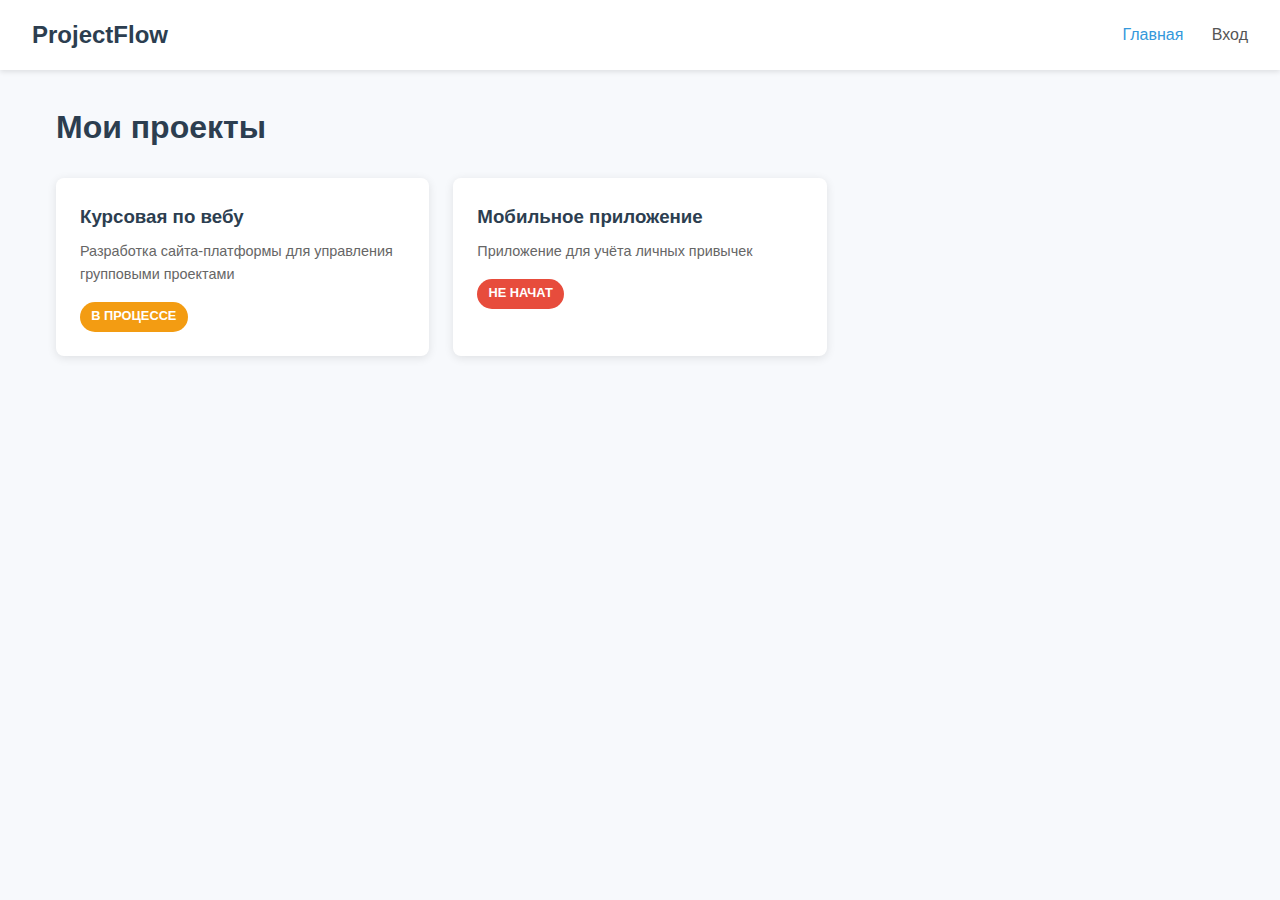
<file: index.html>
<!DOCTYPE html>
<html lang="ru">
<head>
  <meta charset="UTF-8" />
  <title>ProjectFlow — Главная</title>
  <link rel="stylesheet" href="css/style.css" />
</head>
<body>

  <header class="header">
    <div class="logo">ProjectFlow</div>
    <nav class="nav">
      <a href="index.html" class="active">Главная</a>
      <a href="login.html">Вход</a>
    </nav>
  </header>

  <main class="main">
    <h1>Мои проекты</h1>
    <div class="projects-grid">
      
      <div class="project-card">
        <h3><a href="project/1.html">Курсовая по вебу</a></h3>
        <p>Разработка сайта-платформы для управления групповыми проектами</p>
        <span class="status in-progress">В процессе</span>
      </div>

      <div class="project-card">
        <h3><a href="project/2.html">Мобильное приложение</a></h3>
        <p>Приложение для учёта личных привычек</p>
        <span class="status todo">Не начат</span>
      </div>

    </div>
  </main>

</body>
</html>
</file>
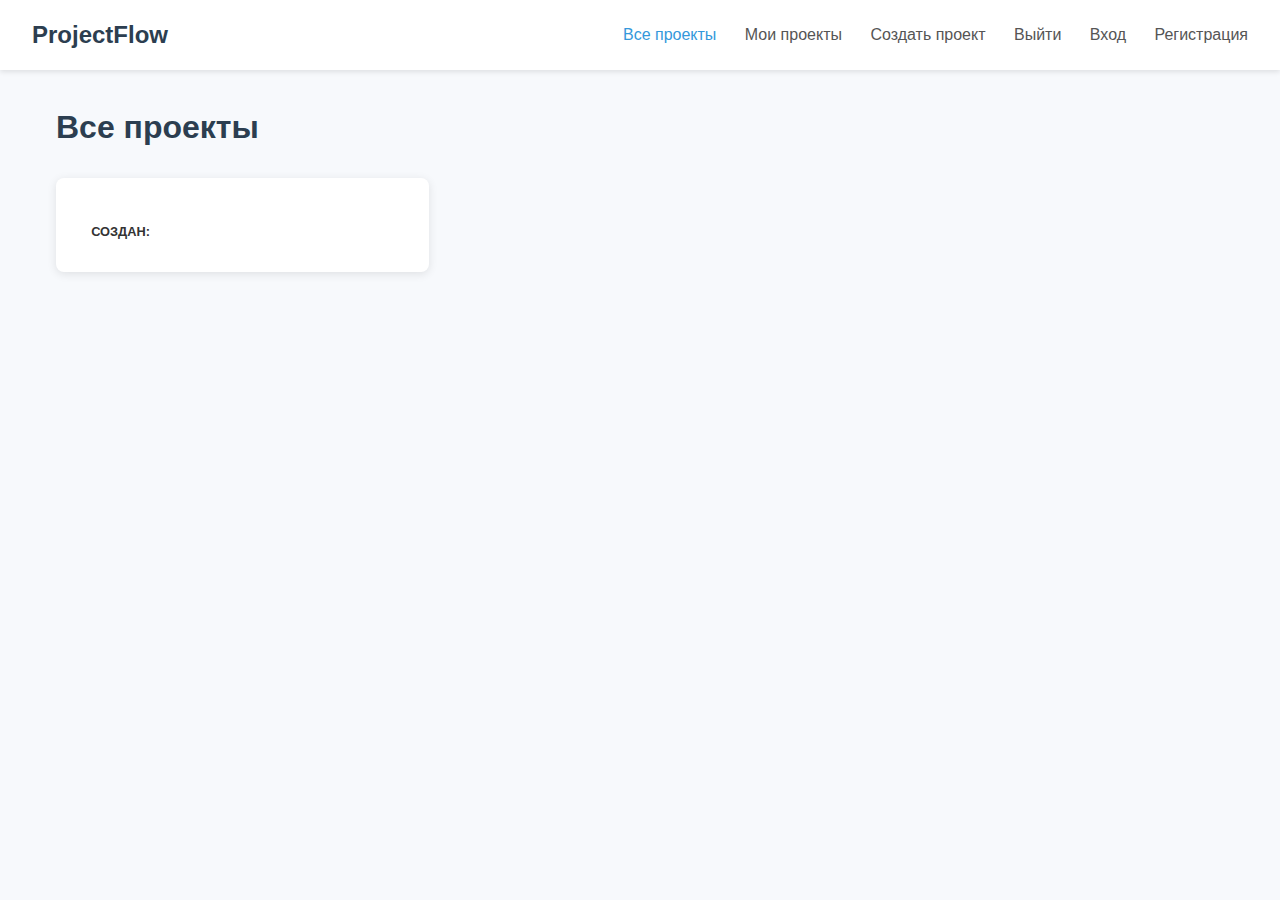
<file: projectflow/src/main/resources/templates/index.html>
<!DOCTYPE html>
<html lang="ru" xmlns:th="http://www.thymeleaf.org">
<head>
  <meta charset="UTF-8" />
  <title>ProjectFlow — Все проекты</title>
  <link rel="stylesheet" href="/css/style.css" />
</head>
<body>

  <header class="header">
    <div class="logo">ProjectFlow</div>
    <nav class="nav">
      <a href="/" class="active">Все проекты</a>
      <!-- Если пользователь авторизован -->
      <a th:if="${currentUserId != null}" href="/projects">Мои проекты</a>
      <a th:if="${currentUserId != null}" href="/projects/create">Создать проект</a>
      <a th:if="${currentUserId != null}" href="/logout">Выйти</a>
      <!-- Если пользователь не авторизован -->
      <a th:unless="${currentUserId != null}" href="/login">Вход</a>
      <a th:unless="${currentUserId != null}" href="/register">Регистрация</a>
    </nav>
  </header>

  <main class="main">
    <h1>Все проекты</h1>

    <div class="projects-grid">
      <div class="project-card" th:each="project : ${projects}">
        <h3><a th:href="@{/projects/{id}(id=${project.id})}" th:text="${project.name}"></a></h3>
        <p th:text="${project.description}"></p>
        <div class="status">Создан: <span th:text="${#temporals.format(project.createdAt, 'dd.MM.yyyy')}"></span></div>
      </div>
    </div>
  </main>

</body>
</html>
</file>
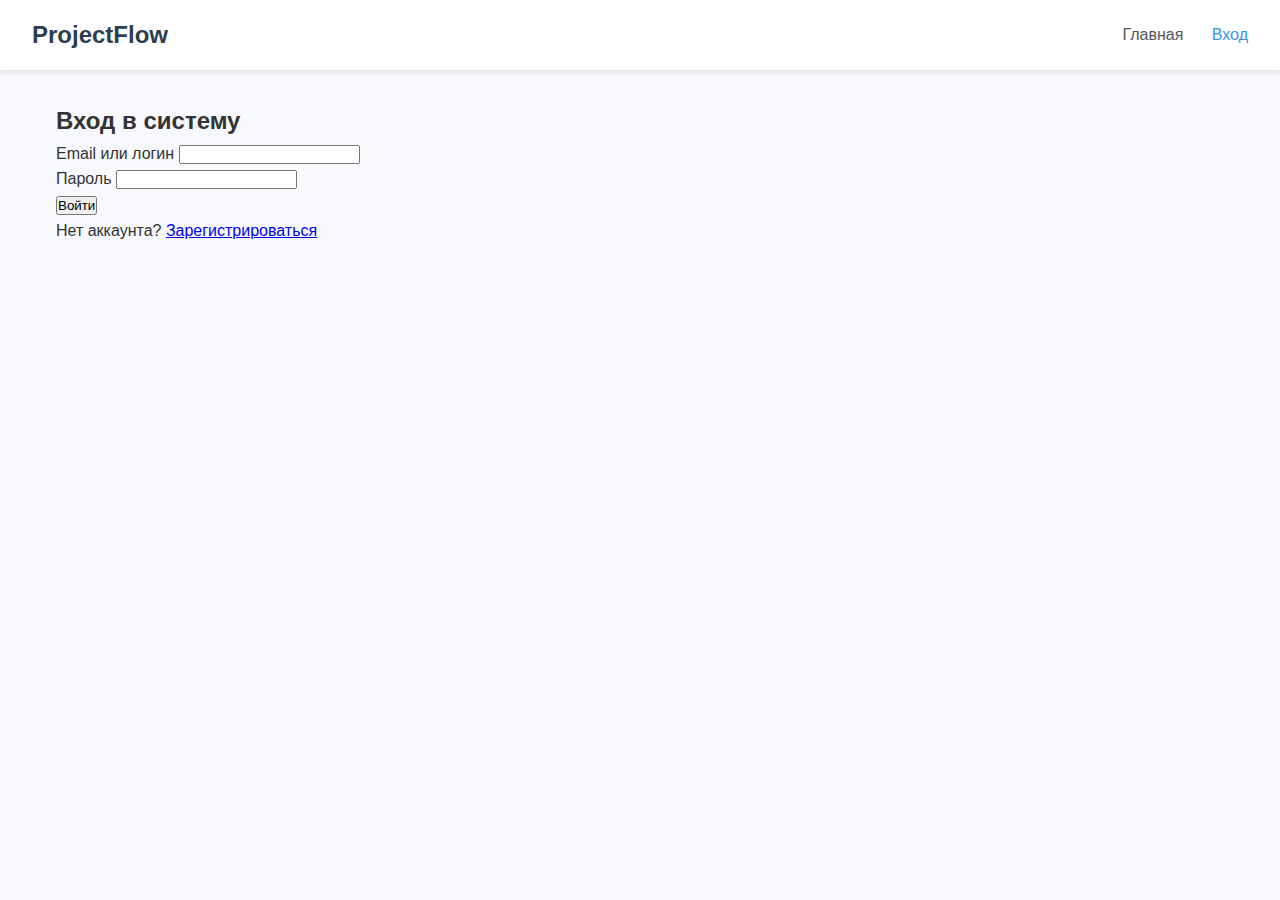
<file: login.html>
<!DOCTYPE html>
<html lang="ru">
<head>
  <meta charset="UTF-8" />
  <title>Вход в ProjectFlow</title>
  <link rel="stylesheet" href="css/style.css" />
</head>
<body>

  <header class="header">
    <div class="logo">ProjectFlow</div>
    <nav class="nav">
      <a href="index.html">Главная</a>
      <a href="login.html" class="active">Вход</a>
    </nav>
  </header>

  <main class="main auth-page">
    <div class="auth-container">
      <h2>Вход в систему</h2>
      <form>
        <div class="form-group">
          <label for="login">Email или логин</label>
          <input type="text" id="login" name="login" required />
        </div>
        <div class="form-group">
          <label for="password">Пароль</label>
          <input type="password" id="password" name="password" required />
        </div>
        <button type="submit" class="btn btn-primary">Войти</button>
      </form>
      <p>Нет аккаунта? <a href="register.html">Зарегистрироваться</a></p>
    </div>
  </main>

</body>
</html>
</file>
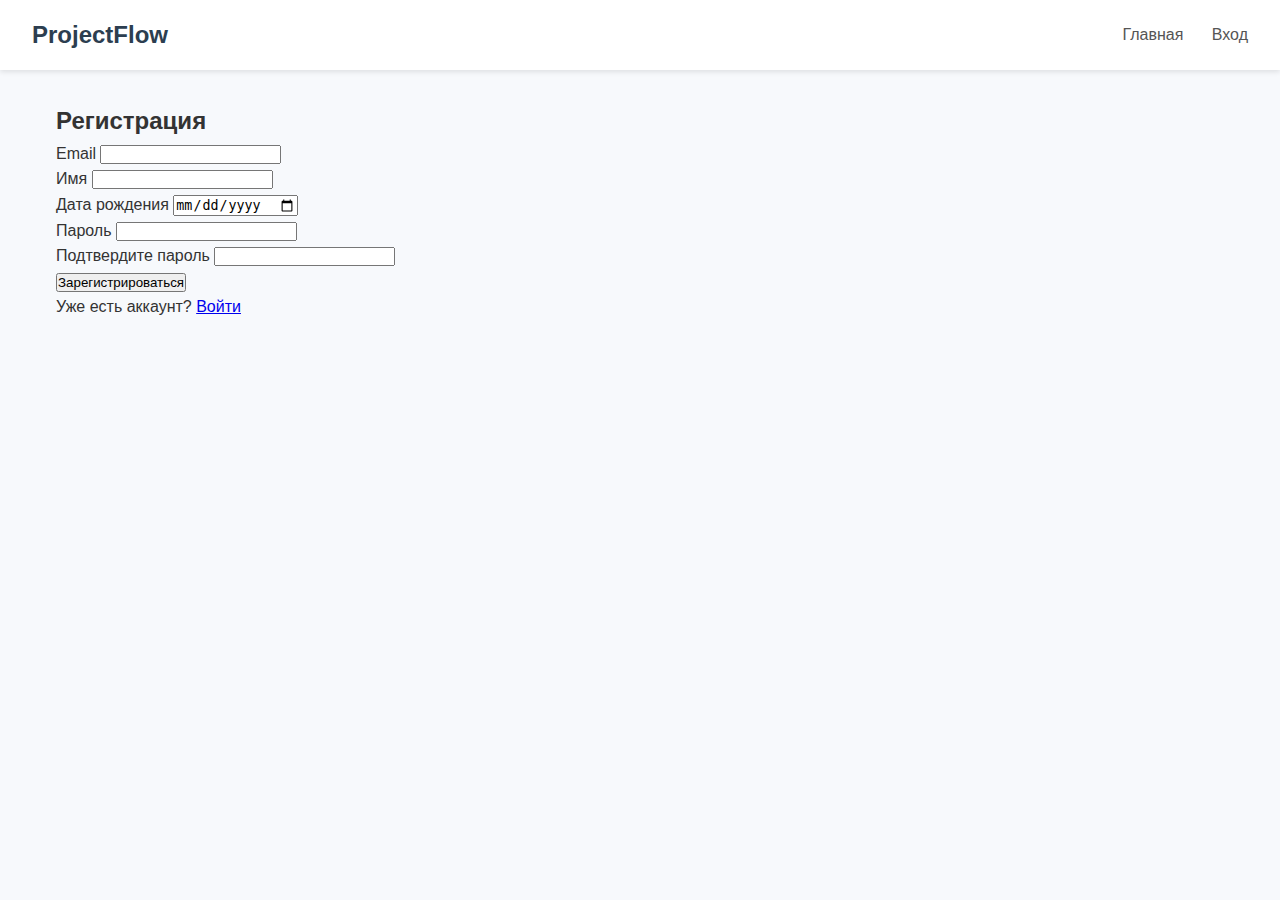
<file: register.html>
<!DOCTYPE html>
<html lang="ru">
<head>
  <meta charset="UTF-8" />
  <title>Регистрация в ProjectFlow</title>
  <link rel="stylesheet" href="css/style.css" />
</head>
<body>

  <header class="header">
    <div class="logo">ProjectFlow</div>
    <nav class="nav">
      <a href="index.html">Главная</a>
      <a href="login.html">Вход</a>
    </nav>
  </header>

  <main class="main auth-page">
    <div class="auth-container">
      <h2>Регистрация</h2>
      <form>
        <div class="form-group">
          <label for="email">Email</label>
          <input type="email" id="email" name="email" required />
        </div>
        <div class="form-group">
          <label for="name">Имя</label>
          <input type="text" id="name" name="name" required />
        </div>
        <div class="form-group">
          <label for="birth">Дата рождения</label>
          <input type="date" id="birth" name="birth" required />
        </div>
        <div class="form-group">
          <label for="password-reg">Пароль</label>
          <input type="password" id="password-reg" name="password" required />
        </div>
        <div class="form-group">
          <label for="confirm">Подтвердите пароль</label>
          <input type="password" id="confirm" name="confirm" required />
        </div>
        <button type="submit" class="btn btn-primary">Зарегистрироваться</button>
      </form>
      <p>Уже есть аккаунт? <a href="login.html">Войти</a></p>
    </div>
  </main>

</body>
</html>
</file>
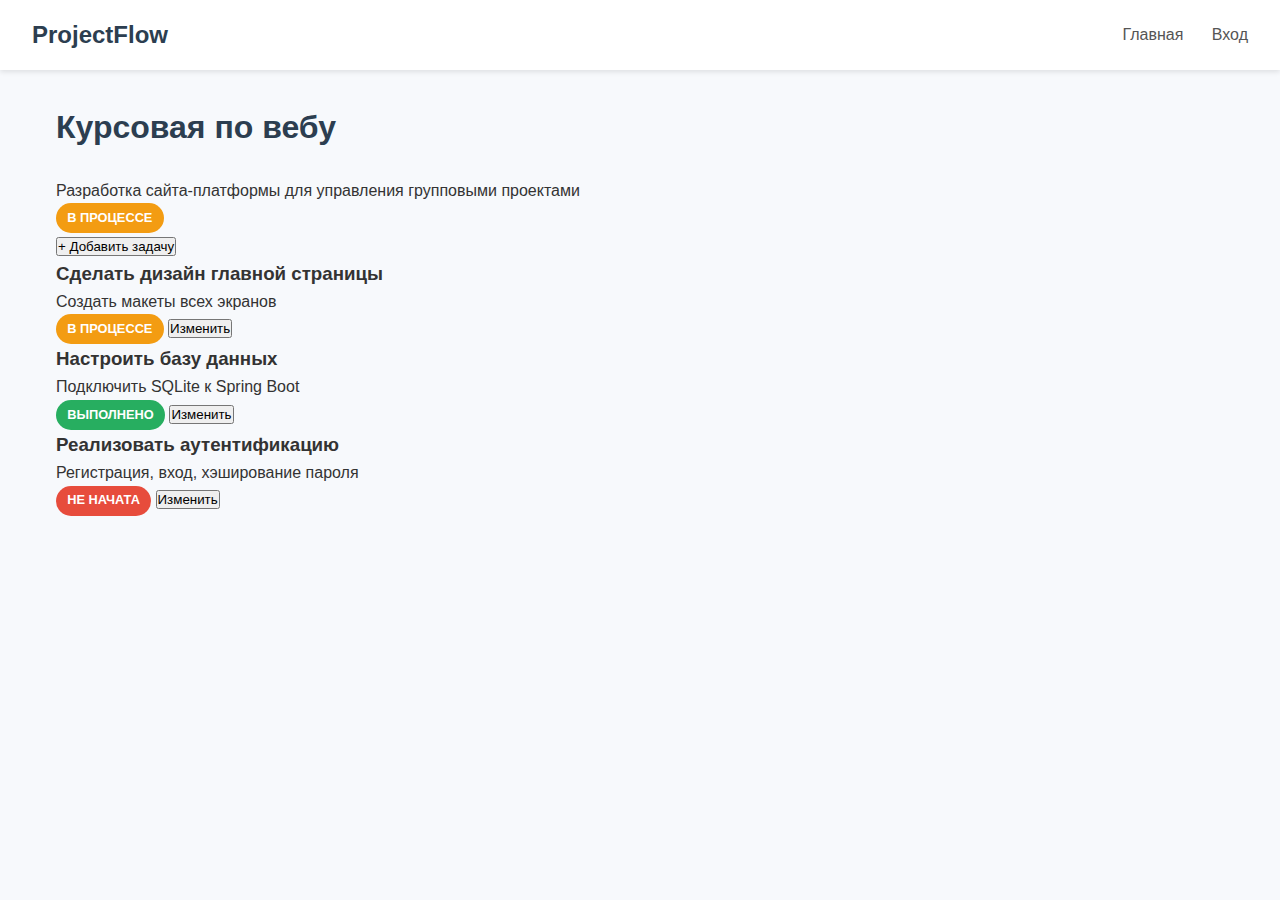
<file: project/1.html>
<!DOCTYPE html>
<html lang="ru">
<head>
  <meta charset="UTF-8" />
  <title>Проект: Курсовая по вебу</title>
  <link rel="stylesheet" href="../css/style.css" />
</head>
<body>

  <header class="header">
    <div class="logo">ProjectFlow</div>
    <nav class="nav">
      <a href="../index.html">Главная</a>
      <a href="../login.html">Вход</a>
    </nav>
  </header>

  <main class="main">
    <div class="project-header">
      <h1>Курсовая по вебу</h1>
      <p>Разработка сайта-платформы для управления групповыми проектами</p>
      <span class="status in-progress">В процессе</span>
    </div>

    <button class="btn btn-primary" onclick="alert('Функция в разработке')">+ Добавить задачу</button>

    <div class="tasks-list">
      <div class="task-item">
        <div class="task-content">
          <h3>Сделать дизайн главной страницы</h3>
          <p>Создать макеты всех экранов</p>
        </div>
        <div class="task-status">
          <span class="status in-progress">В процессе</span>
          <button class="btn btn-sm" onclick="alert('Изменение статуса в разработке')">Изменить</button>
        </div>
      </div>

      <div class="task-item">
        <div class="task-content">
          <h3>Настроить базу данных</h3>
          <p>Подключить SQLite к Spring Boot</p>
        </div>
        <div class="task-status">
          <span class="status done">Выполнено</span>
          <button class="btn btn-sm" onclick="alert('Изменение статуса в разработке')">Изменить</button>
        </div>
      </div>

      <div class="task-item">
        <div class="task-content">
          <h3>Реализовать аутентификацию</h3>
          <p>Регистрация, вход, хэширование пароля</p>
        </div>
        <div class="task-status">
          <span class="status todo">Не начата</span>
          <button class="btn btn-sm" onclick="alert('Изменение статуса в разработке')">Изменить</button>
        </div>
      </div>
    </div>
  </main>

</body>
</html>
</file>
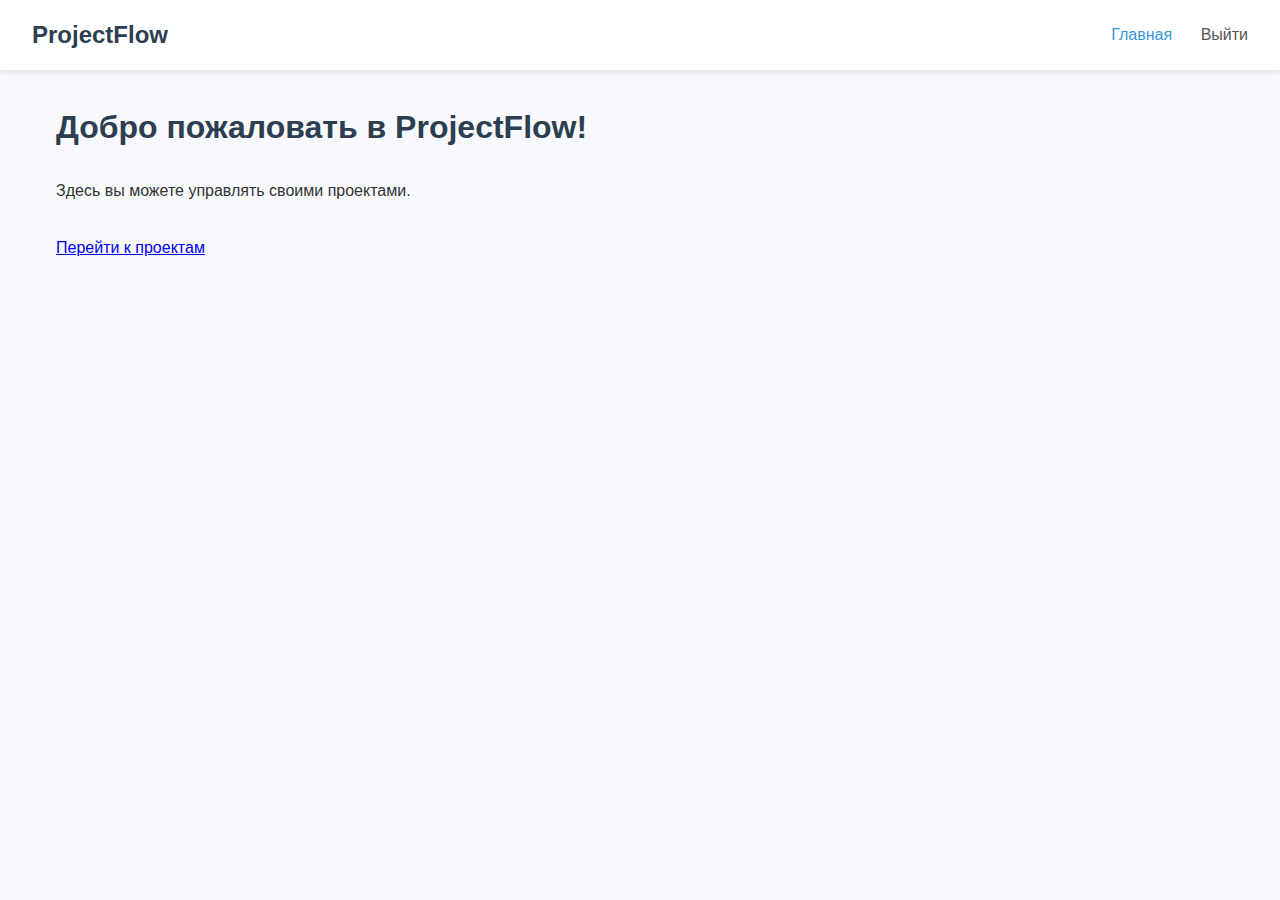
<file: projectflow/src/main/resources/templates/dashboard.html>
<!DOCTYPE html>
<html lang="ru" xmlns:th="http://www.thymeleaf.org">
<head>
  <meta charset="UTF-8" />
  <title>Dashboard — ProjectFlow</title>
  <link rel="stylesheet" href="/css/style.css" />
</head>
<body>

  <header class="header">
    <div class="logo">ProjectFlow</div>
    <nav class="nav">
      <a href="/dashboard" class="active">Главная</a>
      <a href="/logout">Выйти</a>
    </nav>
  </header>

  <main class="main">
    <h1>Добро пожаловать в ProjectFlow!</h1>
    <p>Здесь вы можете управлять своими проектами.</p>

    <div style="margin-top: 2rem;">
      <a href="/projects" class="btn btn-primary">Перейти к проектам</a>
    </div>
  </main>

</body>
</html>
</file>
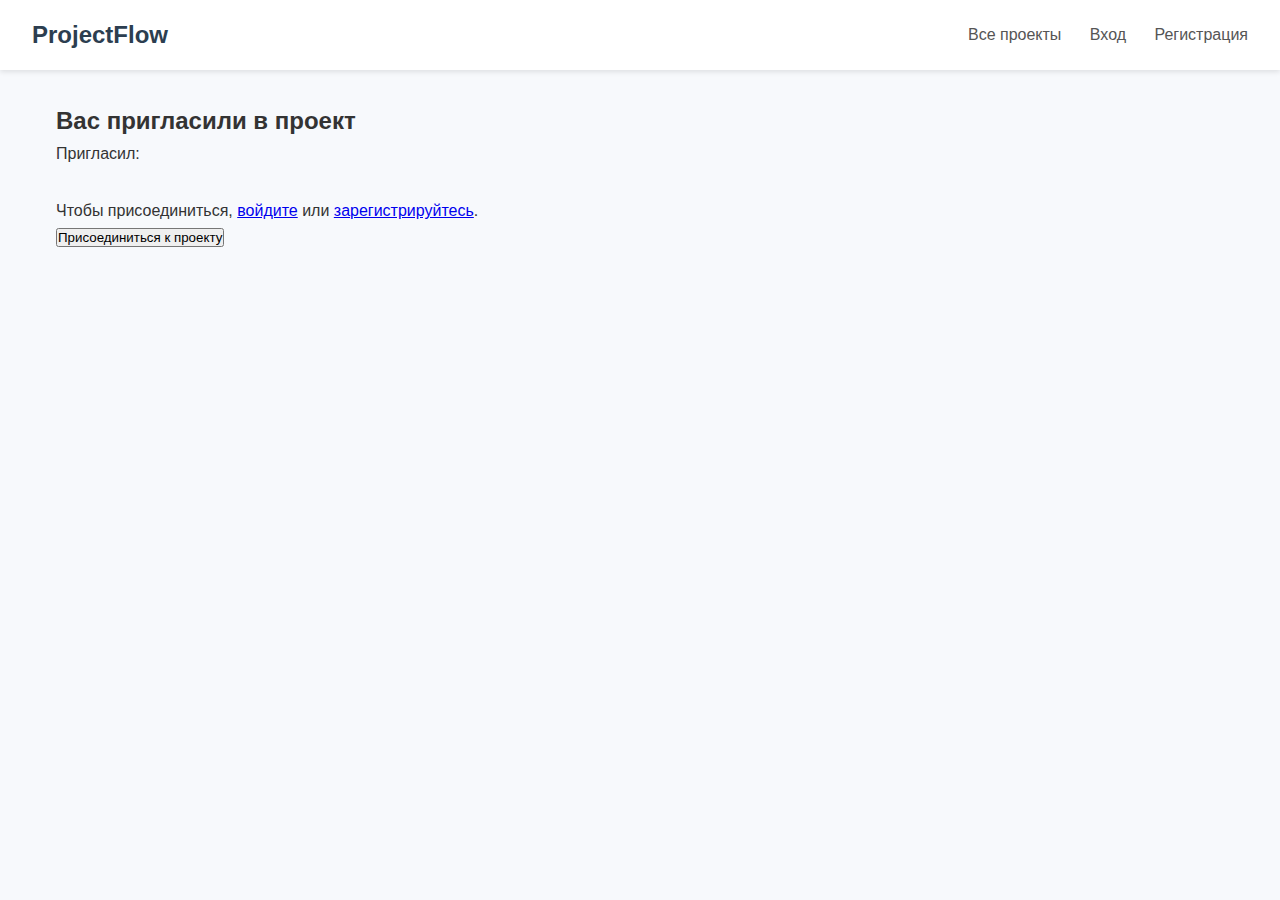
<file: projectflow/src/main/resources/templates/invite-view.html>
<!DOCTYPE html>
<html lang="ru" xmlns:th="http://www.thymeleaf.org">
<head>
  <meta charset="UTF-8" />
  <title>Приглашение в проект</title>
  <link rel="stylesheet" href="/css/style.css" />
</head>
<body>

  <header class="header">
    <div class="logo">ProjectFlow</div>
    <nav class="nav">
      <a href="/">Все проекты</a>
      <a href="/login">Вход</a>
      <a href="/register">Регистрация</a>
    </nav>
  </header>

  <main class="main">
    <h2>Вас пригласили в проект</h2>
    <p><strong th:text="${projectName}"></strong></p>
    <p>Пригласил: <strong th:text="${creatorName}"></strong></p>

    <div style="margin-top: 2rem;">
      <p>Чтобы присоединиться, <a href="/login">войдите</a> или <a href="/register">зарегистрируйтесь</a>.</p>
      <form th:action="@{/invite/{code}(code=${code})}" method="post">
        <button type="submit" class="btn btn-primary">Присоединиться к проекту</button>
      </form>
    </div>
  </main>

</body>
</html>
</file>
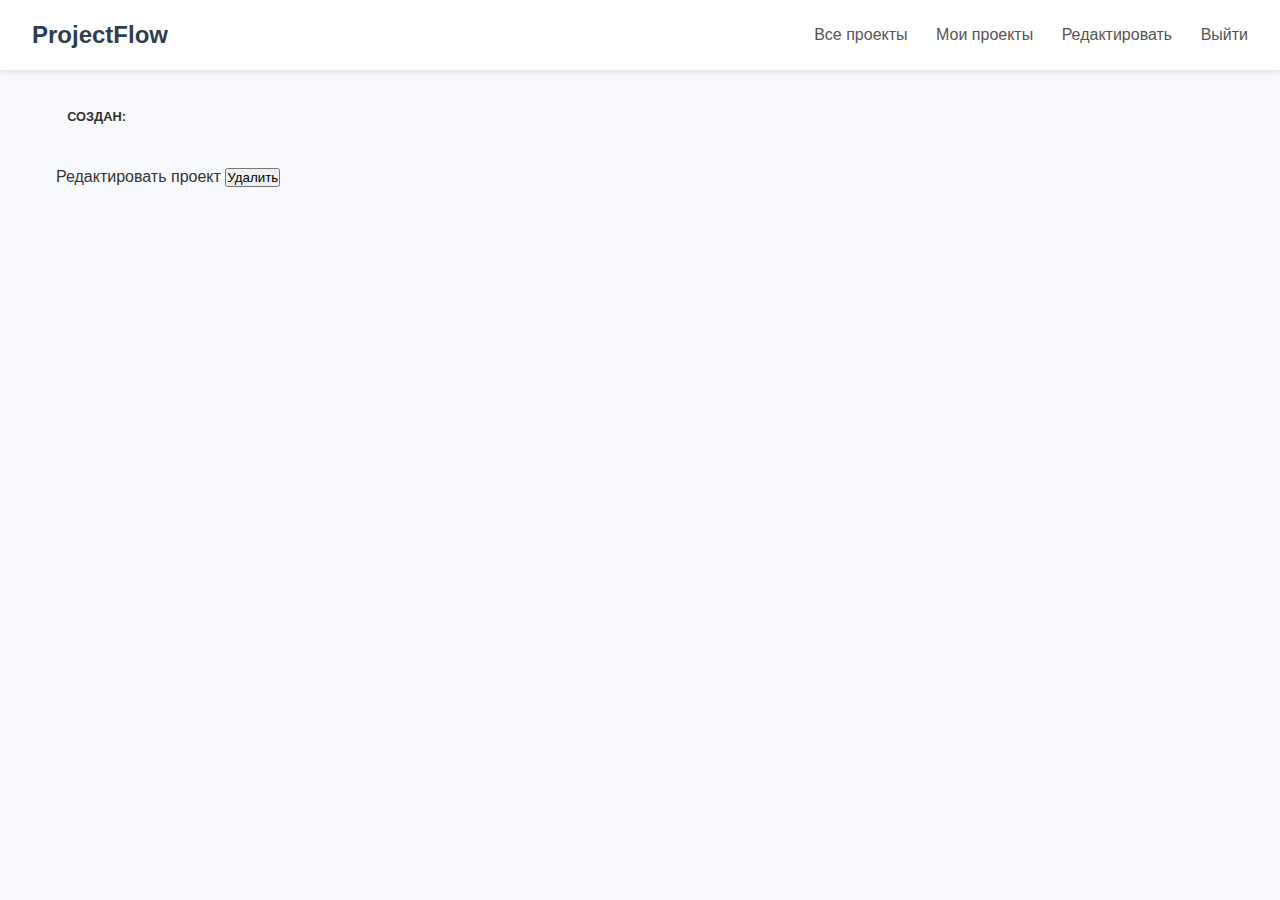
<file: projectflow/src/main/resources/templates/project-detail.html>
<!DOCTYPE html>
<html lang="ru" xmlns:th="http://www.thymeleaf.org">
<head>
  <meta charset="UTF-8" />
  <title th:text="${project.name}">Проект</title>
  <link rel="stylesheet" href="/css/style.css" />
</head>
<body>

  <header class="header">
    <div class="logo">ProjectFlow</div>
    <nav class="nav">
      <a href="/">Все проекты</a>
      <a href="/projects">Мои проекты</a>
      <a th:if="${isOwner}" th:href="@{/projects/{id}/edit(id=${project.id})}">Редактировать</a>
      <a href="/logout" th:unless="${isOwner}">Выйти</a>
    </nav>
  </header>

  <main class="main">
    <div class="project-header">
      <h1 th:text="${project.name}"></h1>
      <p th:text="${project.description}"></p>
      <span class="status">Создан: <span th:text="${#temporals.format(project.createdAt, 'dd.MM.yyyy HH:mm')}"></span></span>
    </div>

    <div style="margin-top: 2rem;" th:if="${isOwner}">
      <a th:href="@{/projects/{id}/edit(id=${project.id})}" class="btn btn-primary">Редактировать проект</a>
      <form th:action="@{/projects/{id}/delete(id=${project.id})}" method="post" style="display:inline;">
        <button type="submit" class="btn btn-danger" onclick="return confirm('Удалить проект?')">Удалить</button>
      </form>
    </div>

    <!-- ЗДЕСЬ БУДЕТ ТАБЛИЦА С ЗАДАЧАМИ И КОММЕНТАРИИ (ПОКА ПУСТО) -->

  </main>

</body>
</html>
</file>
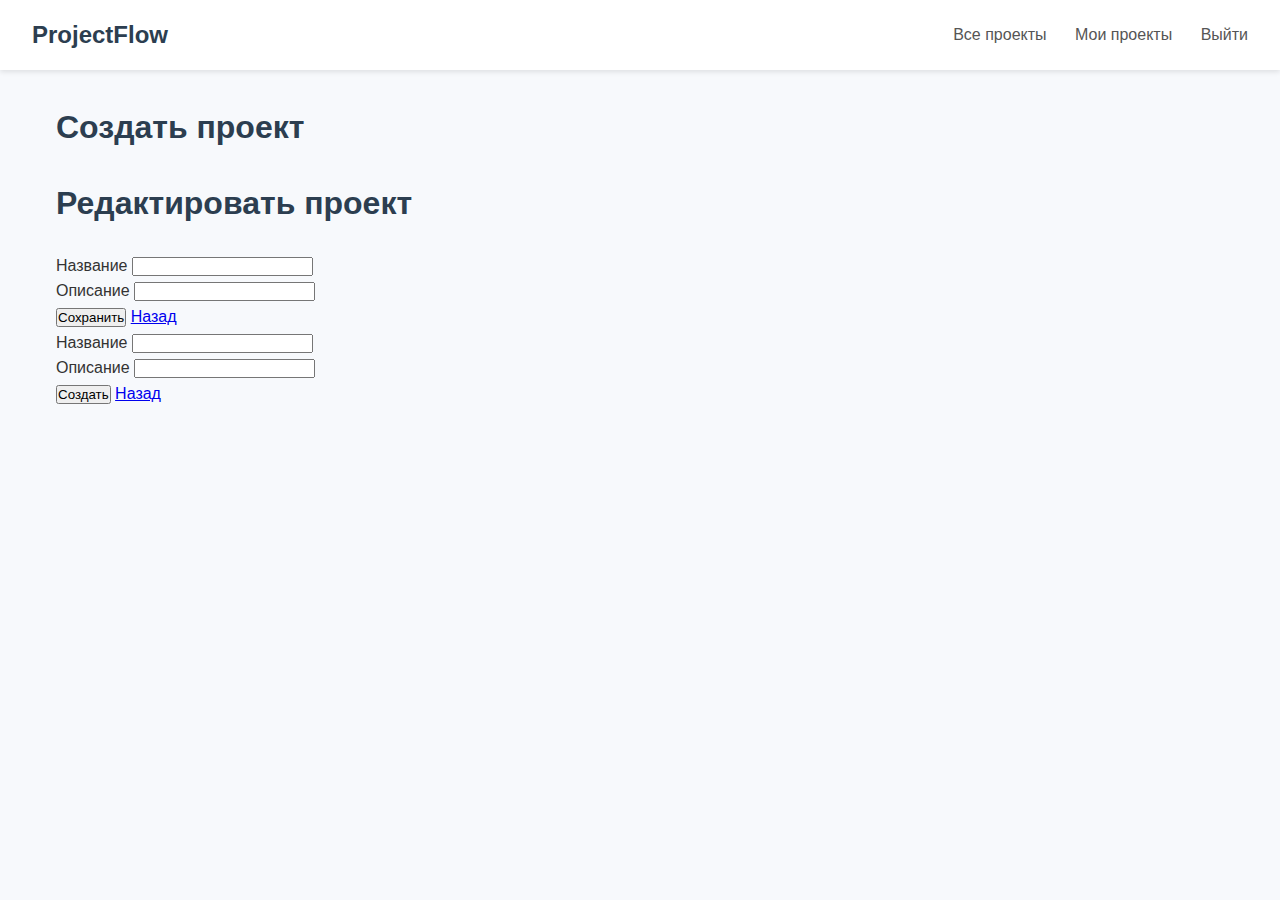
<file: projectflow/src/main/resources/templates/project-form.html>
<!DOCTYPE html>
<html lang="ru" xmlns:th="http://www.thymeleaf.org">
<head>
  <meta charset="UTF-8" />
  <title th:if="${project.id == null}">Создать проект</title>
  <title th:unless="${project.id == null}">Редактировать проект</title>
  <link rel="stylesheet" href="/css/style.css" />
</head>
<body>

  <header class="header">
    <div class="logo">ProjectFlow</div>
    <nav class="nav">
      <a href="/">Все проекты</a>
      <a href="/projects">Мои проекты</a>
      <a href="/logout">Выйти</a>
    </nav>
  </header>

  <main class="main">
    <h1 th:if="${project.id == null}">Создать проект</h1>
    <h1 th:unless="${project.id == null}">Редактировать проект</h1>

    <form th:object="${project}" th:action="@{/projects/{id}/edit(id=${project.id})}" th:method="post" th:if="${project.id != null}">
      <div class="form-group">
        <label for="name">Название</label>
        <input type="text" id="name" th:field="*{name}" required />
      </div>
      <div class="form-group">
        <label for="description">Описание</label>
        <input type="text" id="description" th:field="*{description}" required />
      </div>
      <button type="submit" class="btn btn-primary">Сохранить</button>
      <a href="#" onclick="history.back()" class="btn btn-secondary">Назад</a>
    </form>

    <form th:object="${project}" th:action="@{/projects/create}" th:method="post" th:if="${project.id == null}">
      <div class="form-group">
        <label for="name">Название</label>
        <input type="text" id="name" th:field="*{name}" required />
      </div>
      <div class="form-group">
        <label for="description">Описание</label>
        <input type="text" id="description" th:field="*{description}" required />
      </div>
      <button type="submit" class="btn btn-primary">Создать</button>
      <a href="#" onclick="history.back()" class="btn btn-secondary">Назад</a>
    </form>
  </main>

</body>
</html>
</file>
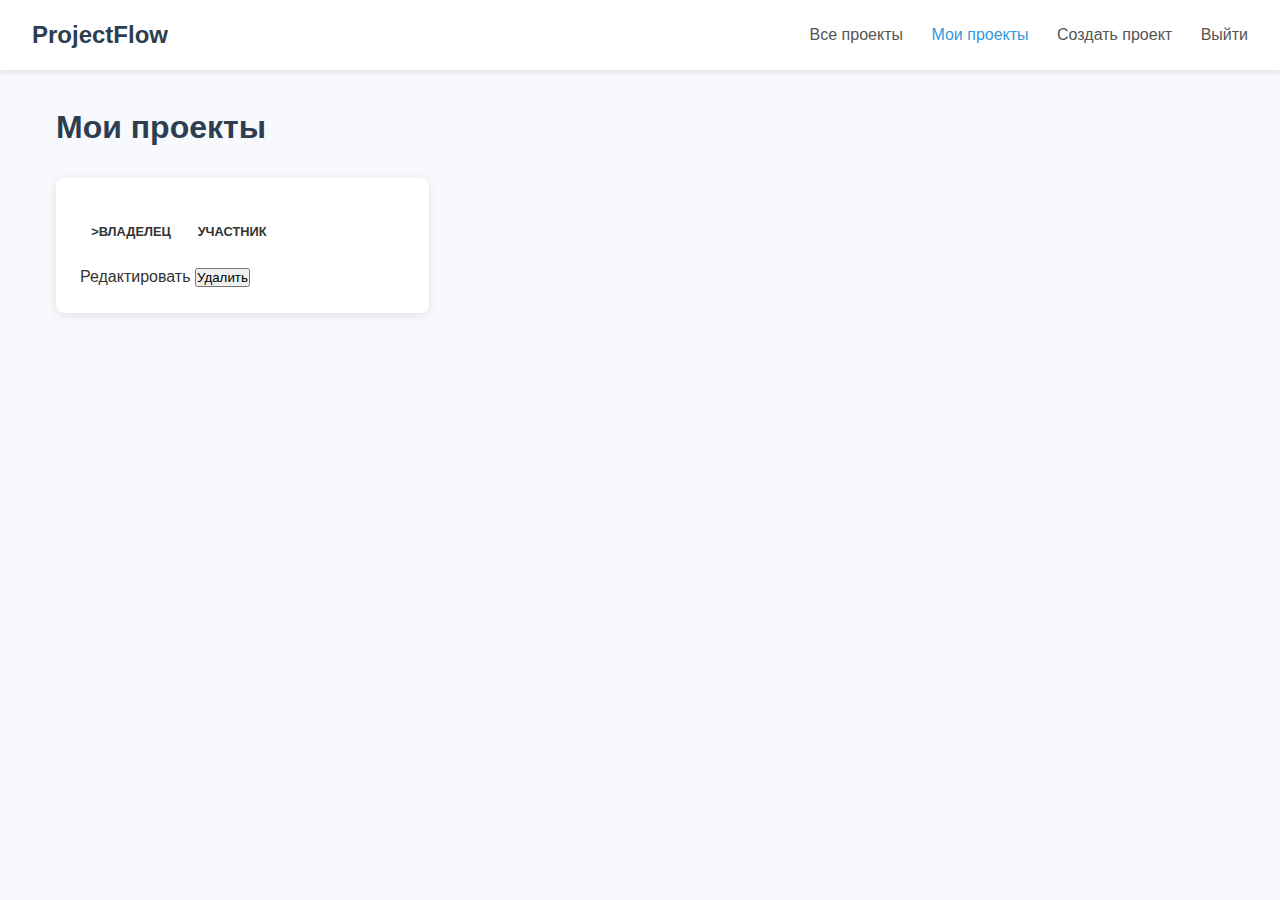
<file: projectflow/src/main/resources/templates/projects.html>
<!DOCTYPE html>
<html lang="ru" xmlns:th="http://www.thymeleaf.org">
<head>
  <meta charset="UTF-8" />
  <title>Мои проекты — ProjectFlow</title>
  <link rel="stylesheet" href="/css/style.css" />
</head>
<body>

  <header class="header">
    <div class="logo">ProjectFlow</div>
    <nav class="nav">
      <a href="/">Все проекты</a>
      <a href="/projects" class="active">Мои проекты</a>
      <a href="/projects/create">Создать проект</a>
      <a href="/logout">Выйти</a>
    </nav>
  </header>

  <main class="main">
    <h1>Мои проекты</h1>

    <div class="projects-grid">
      <div class="project-card" th:each="project : ${projects}">
        <h3><a th:href="@{/projects/{id}(id=${project.id})}" th:text="${project.name}"></a></h3>
        <p th:text="${project.description}"></p>
        <span class="status" th:if="${project.ownerId == currentUserId}">>Владелец</span>
        <span class="status" th:unless="${project.ownerId == currentUserId}">Участник</span>
        <div style="margin-top: 1rem;" th:if="${project.ownerId == currentUserId}">
          <a th:href="@{/projects/{id}/edit(id=${project.id})}" class="btn btn-sm">Редактировать</a>
          <form th:action="@{/projects/{id}/delete(id=${project.id})}" method="post" style="display:inline;">
            <button type="submit" class="btn btn-sm btn-danger" onclick="return confirm('Удалить проект?')">Удалить</button>
          </form>
        </div>
      </div>
    </div>
  </main>

</body>
</html>
</file>
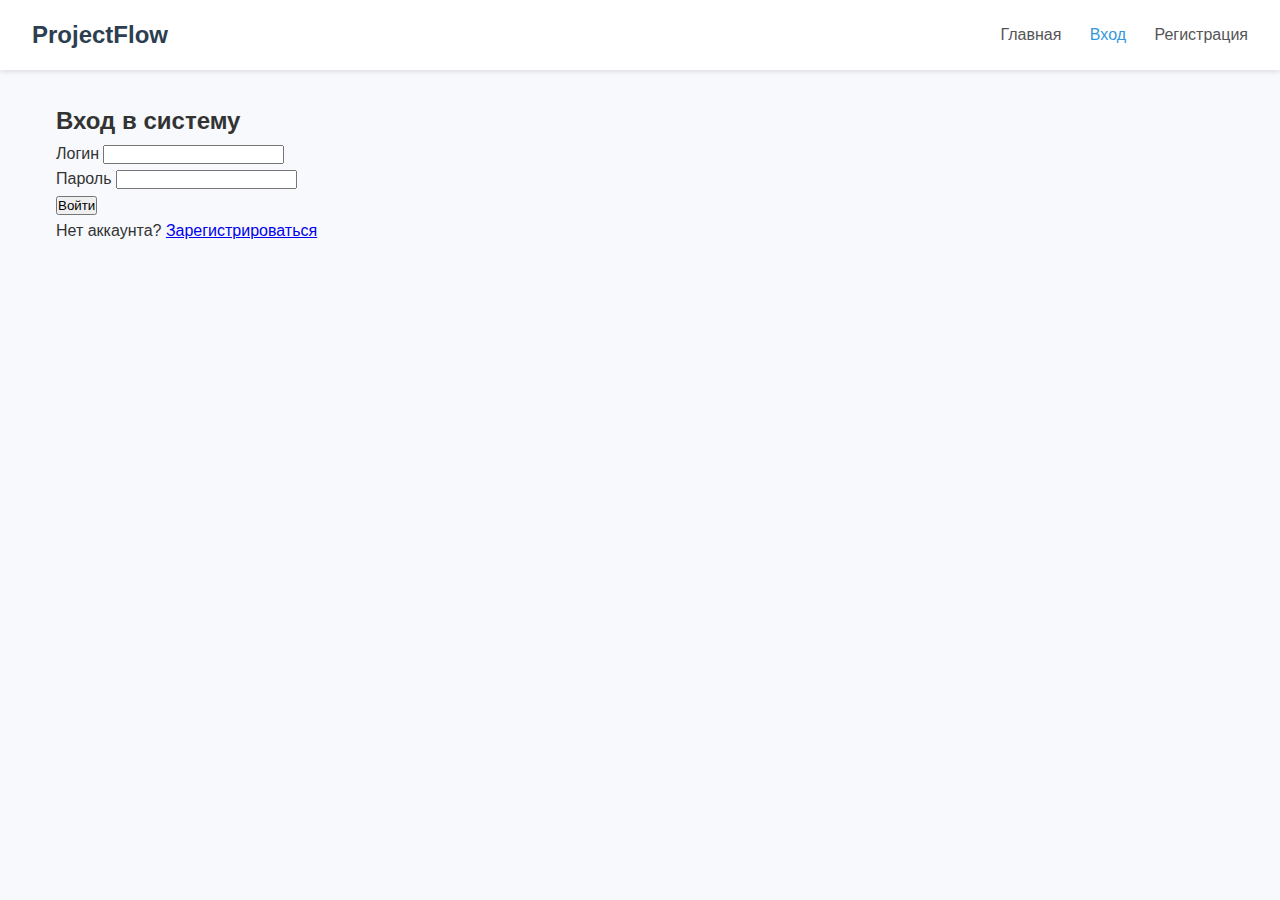
<file: projectflow/src/main/resources/templates/auth/login.html>
<!DOCTYPE html>
<html lang="ru" xmlns:th="http://www.thymeleaf.org">
<head>
  <meta charset="UTF-8" />
  <title>Вход в ProjectFlow</title>
  <link rel="stylesheet" href="/css/style.css" />
</head>
<body>

  <header class="header">
    <div class="logo">ProjectFlow</div>
    <nav class="nav">
      <a href="/">Главная</a>
      <a href="/login" class="active">Вход</a>
      <a href="/register">Регистрация</a>
    </nav>
  </header>

  <main class="main auth-page">
    <div class="auth-container">
      <h2>Вход в систему</h2>

      <div th:if="${error}" class="error-message" th:text="${error}"></div>

      <form action="/login" method="post">
        <input type="hidden" name="${_csrf.parameterName}" value="${_csrf.token}" />
        <div class="form-group">
          <label for="login">Логин</label>
          <input type="text" id="login" name="login" required />
        </div>
        <div class="form-group">
          <label for="password">Пароль</label>
          <input type="password" id="password" name="password" required />
        </div>
        <button type="submit" class="btn btn-primary">Войти</button>
      </form>

      <p>Нет аккаунта? <a href="/register">Зарегистрироваться</a></p>
    </div>
  </main>

</body>
</html>
</file>
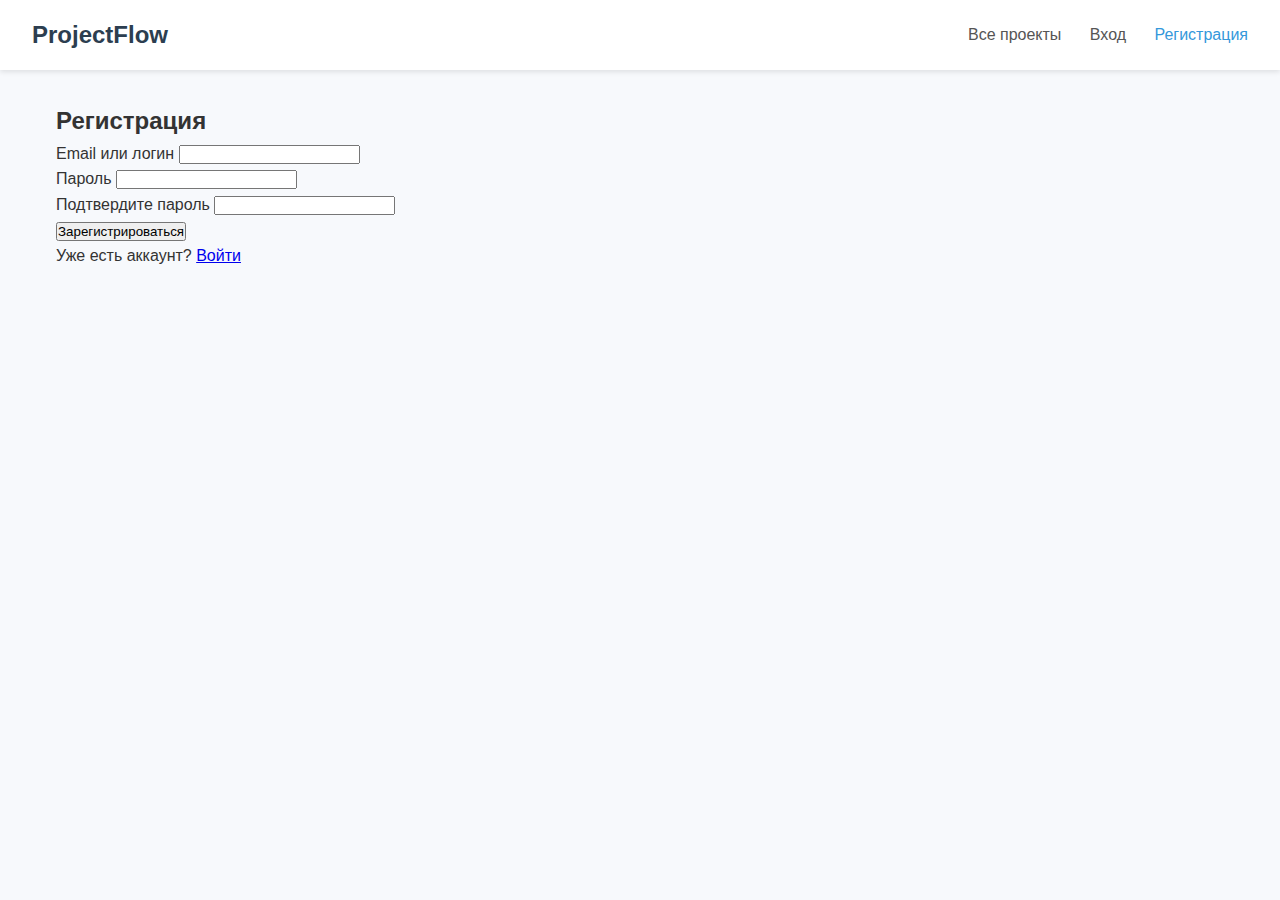
<file: projectflow/src/main/resources/templates/auth/register.html>
<!DOCTYPE html>
<html lang="ru" xmlns:th="http://www.thymeleaf.org">
<head>
  <meta charset="UTF-8" />
  <title>Регистрация в ProjectFlow</title>
  <link rel="stylesheet" href="/css/style.css" />
</head>
<body>

  <header class="header">
    <div class="logo">ProjectFlow</div>
    <nav class="nav">
      <a href="/">Все проекты</a>
      <a href="/login">Вход</a>
      <a href="/register" class="active">Регистрация</a>
    </nav>
  </header>

  <main class="main auth-page">
    <div class="auth-container">
      <h2>Регистрация</h2>

      <!-- Ошибка -->
      <div th:if="${error}" class="error-message" th:text="${error}"></div>

      <form action="/register" method="post">
        <div class="form-group">
          <label for="login">Email или логин</label>
          <input type="text" id="login" name="login" required />
        </div>
        <div class="form-group">
          <label for="password">Пароль</label>
          <input type="password" id="passwordHash" name="passwordHash" required />
        </div>
        <div class="form-group">
          <label for="confirmPassword">Подтвердите пароль</label>
          <input type="password" id="confirmPassword" name="confirmPassword" required />
        </div>
        <button type="submit" class="btn btn-primary">Зарегистрироваться</button>
      </form>

      <p>Уже есть аккаунт? <a href="/login">Войти</a></p>
    </div>
  </main>

</body>
</html>
</file>
<file: css/style.css>
* {
  margin: 0;
  padding: 0;
  box-sizing: border-box;
}

body {
  font-family: 'Segoe UI', sans-serif;
  background-color: #f7f9fc;
  color: #333;
  line-height: 1.6;
}


.header {
  display: flex;
  justify-content: space-between;
  align-items: center;
  padding: 1rem 2rem;
  background: white;
  box-shadow: 0 2px 5px rgba(0,0,0,0.1);
  position: sticky;
  top: 0;
  z-index: 100;
}

.logo {
  font-size: 1.5rem;
  font-weight: bold;
  color: #2c3e50;
}

.nav a {
  margin-left: 1.5rem;
  text-decoration: none;
  color: #555;
  font-weight: 500;
}

.nav a.active, .nav a:hover {
  color: #3498db;
}

.main {
  max-width: 1200px;
  margin: 2rem auto;
  padding: 0 1rem;
}

.main h1 {
  margin-bottom: 1.5rem;
  color: #2c3e50;
}


.projects-grid {
  display: grid;
  gap: 1.5rem;
  grid-template-columns: repeat(auto-fill, minmax(300px, 1fr));
}

.project-card {
  background: white;
  padding: 1.5rem;
  border-radius: 8px;
  box-shadow: 0 2px 10px rgba(0,0,0,0.1);
  transition: transform 0.2s;
}

.project-card:hover {
  transform: translateY(-5px);
}

.project-card h3 a {
  text-decoration: none;
  color: #2c3e50;
}

.project-card p {
  margin: 0.5rem 0 1rem;
  color: #666;
  font-size: 0.9rem;
}

.status {
  display: inline-block;
  padding: 0.3rem 0.7rem;
  border-radius: 20px;
  font-size: 0.8rem;
  font-weight: bold;
  text-transform: uppercase;
}

.status.todo { background: #e74c3c; color: white; }
.status.in-progress { background: #f39c12; color: white; }
.status.done { background: #27ae60; color: white; }
</file>
